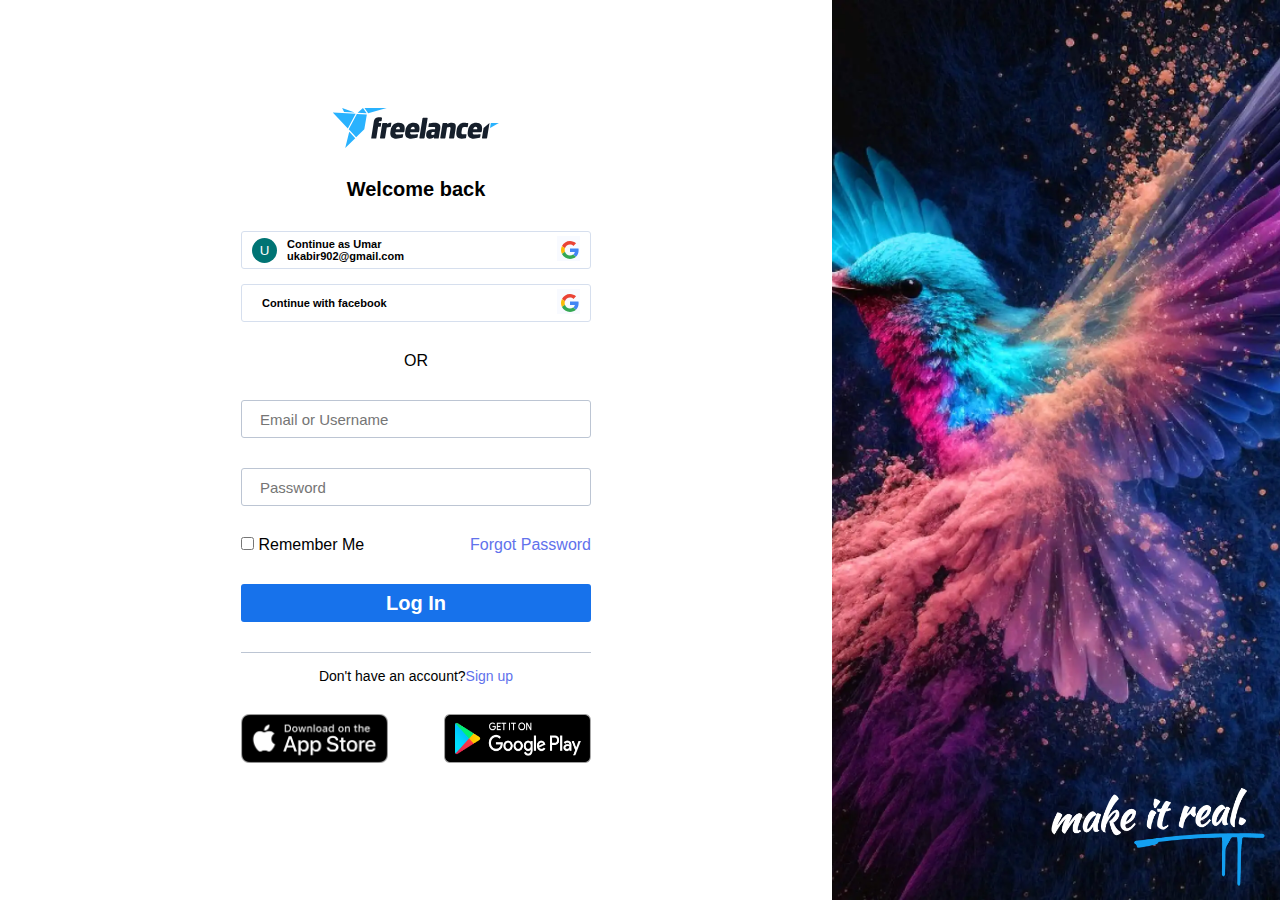
<file: login.html>
<!DOCTYPE html>
<html lang="en">
    <head>
        <meta charset="UTF-8">
        <meta name="viewport" content="width=device-width, initial-scale=1.0">
        <title>Document</title>
        <link rel="stylesheet" href="login.css">
    </head>
    <body>
        <div class="side1">
            <img src="freelancer-logo.svg" class="logo">
            <p>Welcome back</p>
            <div class="logins">
                <button class="gmail-login">
                    <div class="icon-div">
                        <div>U</div>
                        <span class="icon-span">
                            <h5>Continue as Umar</h5>
                            <h5>ukabir902@gmail.com</h5>
                        </span>
                    </div>
                    <div>
                        <img src="Screenshot 2024-10-03 092016.png" alt="">
                    </div>
                </button>
                <button class="gmail-login">
                    <div class="icon-div">
                        <i class="fa-brands fa-facebook"></i>
                        <span class="icon-span">
                            <h5>Continue with facebook</h5>
                        </span>
                    </div>
                    <div>
                        <img src="Screenshot 2024-10-03 092016.png" alt="">
                    </div>
                </button>
            </div>
            <div class="or">OR</div>
            <input type="text" placeholder="Email or Username" class="input">
            <input type="password" placeholder="Password" class="input">
            <div class="check">
                <div><input type="checkbox"> Remember Me</div>
                <a href="#" class="hmm-a">Forgot Password</a>
            </div>
            <a href="dashboard.html"><button class="log-btn">Log In</button></a>
            <div class="another-div">
                <div class="a-a-div">
                    <span>Don't have an account?</span><a href="#">Sign up</a>
                </div>
                <div class="a-a-div2">
                    <img src="apple-app-store-badge.webp" alt=""><img src="google-play-store-badge.webp" alt="">
                </div>
            </div>
        </div>
        <div class="side2">
            <img src="make-it-real.webp" class="make-it">
        </div>
        
    </body>
</html>
</file>
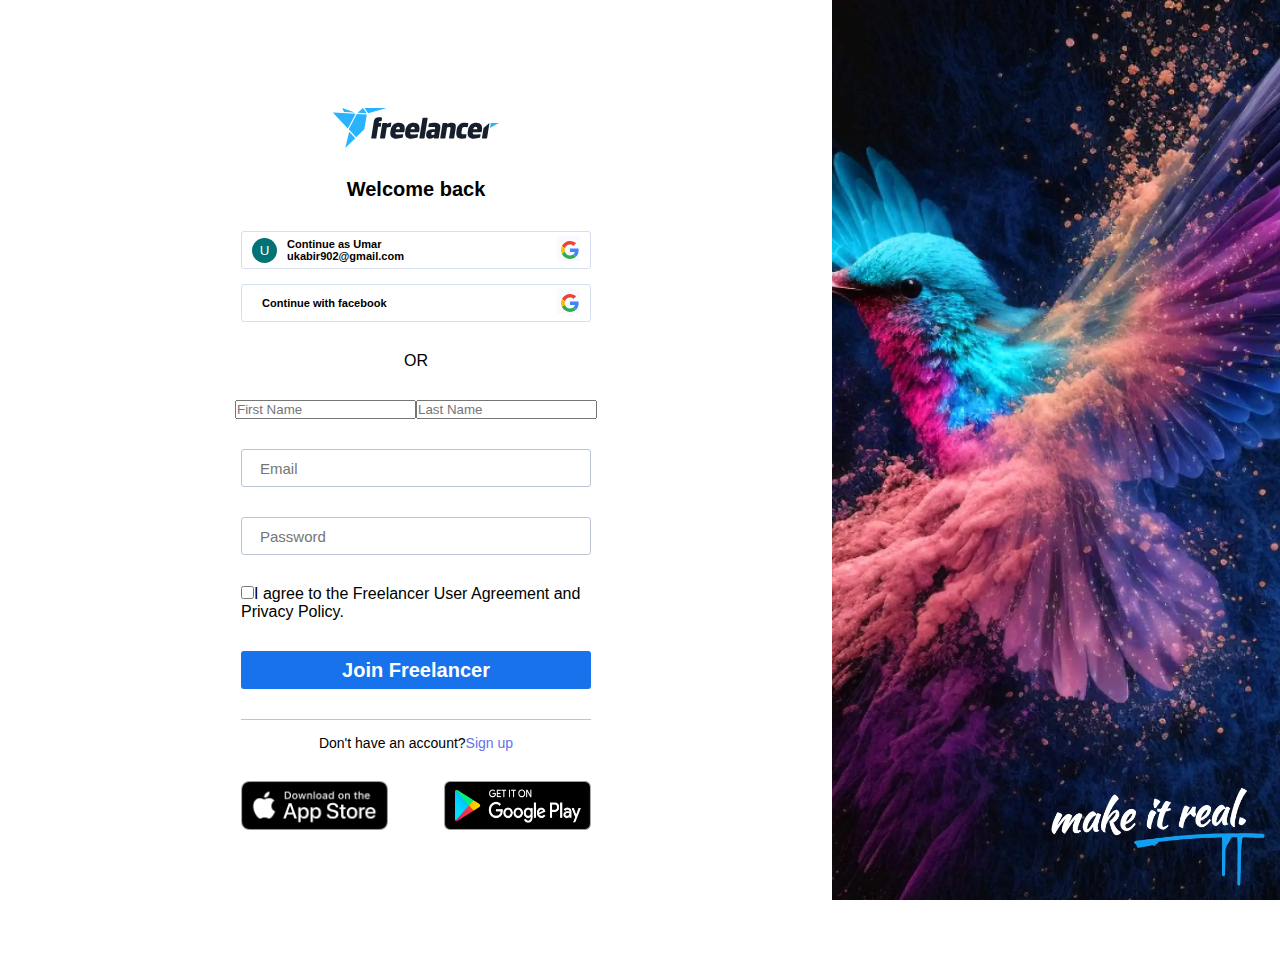
<file: signup.html>
<!DOCTYPE html>
<html lang="en">
    <head>
        <meta charset="UTF-8">
        <meta name="viewport" content="width=device-width, initial-scale=1.0">
        <title>Document</title>
        <link rel="stylesheet" href="login.css">
    </head>
    <body>
        <div class="side1">
            <img src="freelancer-logo.svg" class="logo">
            <p>Welcome back</p>
            <div class="logins">
                <button class="gmail-login">
                    <div class="icon-div">
                        <div>U</div>
                        <span class="icon-span">
                            <h5>Continue as Umar</h5>
                            <h5>ukabir902@gmail.com</h5>
                        </span>
                    </div>
                    <div>
                        <img src="Screenshot 2024-10-03 092016.png" alt="">
                    </div>
                </button>
                <button class="gmail-login">
                    <div class="icon-div">
                        <i class="fa-brands fa-facebook"></i>
                        <span class="icon-span">
                            <h5>Continue with facebook</h5>
                        </span>
                    </div>
                    <div>
                        <img src="Screenshot 2024-10-03 092016.png" alt="">
                    </div>
                </button>
            </div>
            <div class="or">OR</div>
            <div class="double-input"><input type="text" placeholder="First Name"><input type="text" placeholder="Last Name"></div>
            <input type="text" placeholder="Email" class="input">
            <input type="password" placeholder="Password" class="input">
            <div class="check">
                <div><input type="checkbox">I agree to the Freelancer User Agreement and Privacy Policy.</div>
            </div>
            <a href="dashboard.html"><button class="log-btn">Join Freelancer</button></a>
            <div class="another-div">
                <div class="a-a-div">
                    <span>Don't have an account?</span><a href="#">Sign up</a>
                </div>
                <div class="a-a-div2">
                    <img src="apple-app-store-badge.webp" alt=""><img src="google-play-store-badge.webp" alt="">
                </div>
            </div>
        </div>
        <div class="side2">
            <img src="make-it-real.webp" class="make-it">
        </div>
        
    </body>
</html>
</file>
<file: login.css>
* {
    padding: 0;
    margin: 0;
    box-sizing: border-box;
}
body {
    display: flex;
}
.side1 {
    width: 65%;
    display: flex;
    padding: 12vh 0;
    flex-direction: column;
    align-items: center;
    gap: 30px;
    font-family: sans-serif;
}
.side1 p {
    font-size: 20px;
    font-weight: 700;
}
.logo {
    width: 20%;
}
.side2 {
    width: 35%;
    position: fixed;
    height: 100%;
    background-image: url(bird.webp);
    background-size: cover;
    background-position: center;
    right: 0;
}
.make-it {
    width: 50%;
    position: absolute;
    bottom: 10px;
    right: 10px;
}
.logins {
    display: flex;
    flex-direction: column;
    gap: 15px;

}
.gmail-login {
    width: 350px;
    height: 38px;
    background-color: #fff;
    border: 1px solid rgb(214,223,238);
    border-radius: 3px;
    display: flex;
    align-items: center;
    justify-content: space-between;
    padding: 0 10px;
    cursor: pointer;
}
.icon-div {
    display: flex;
    gap: 10px;
    width: 90%;
}
.icon-div div {
    width: 25px;
    height: 25px;
    border-radius: 100%;
    background-color: rgb(0, 116, 116);
    display: flex;
    align-items: center;
    color: #fff;
    justify-content: center;
}
.icon-span {
    display: flex;
    flex-direction: column;
    width: fit-content;
    text-align: left;
}
.input {
    width: 350px;
    height: 38px;
    padding: 1px 18px;
    display: flex;
    align-items: center;
    font-size: 15px;
    font-weight: 400;
    border: 1px solid rgb(188,197,211);
    border-radius: 3px;
    transition: 0.5s all linear;
}
.input:hover, .input:focus {
    border: 1px solid rgb(41,178,254);
    outline: none;
}
.check {
    display: flex;
    justify-content: space-between;
    width: 350px;
}
.log-btn {
    width: 350px;
    height: 38px;
    color: #fff;
    background-color: rgb(23,114,235);
    font-size: 20px;
    font-weight: 700;
    border: none;
    border-radius: 3px;
    transition: 0.1s all linear;
}
.log-btn:hover {
    cursor: pointer;
    background-color: rgb(20, 96, 196);
}
.another-div {
    padding: 15px 0;
    display: flex;
    gap: 30px;
    flex-direction: column;
    align-items: center;
    border-top: 1px solid rgb(188,197,211);
    width: 350px;
}
.a-a-div {
    font-size: 14px;
    font-weight: 400;
}
.a-a-div a {
    text-decoration: none;
    color: rgb(97,114,236);
}
.a-a-div a:hover {
    text-decoration: underline;
}
.a-a-div2 {
    width: 100%;
    display: flex;
    justify-content: space-between;
}
.a-a-div2 img {
    width: 42%;
}
.hmm-a {
    text-decoration: none;
    color: rgb(97,114,236);
}
.hmm-a:hover {
    text-decoration: underline;
}

@media (max-width: 770px) {
    .side2 {
        display: none;
    }
    body {
        display: flex;
        justify-content: center;
    }
    .logo {
        width: 200px;
    }
}
@media (max-width: 380px) {
    .gmail-login {
        width: 100%;
    }
    .logins {
        width: 100%;
    }
    .side1 {
        width: 100%;
    }
    .another-div, .log-btn, .input, .check {
        width: 100%;
    }
}
</file>
